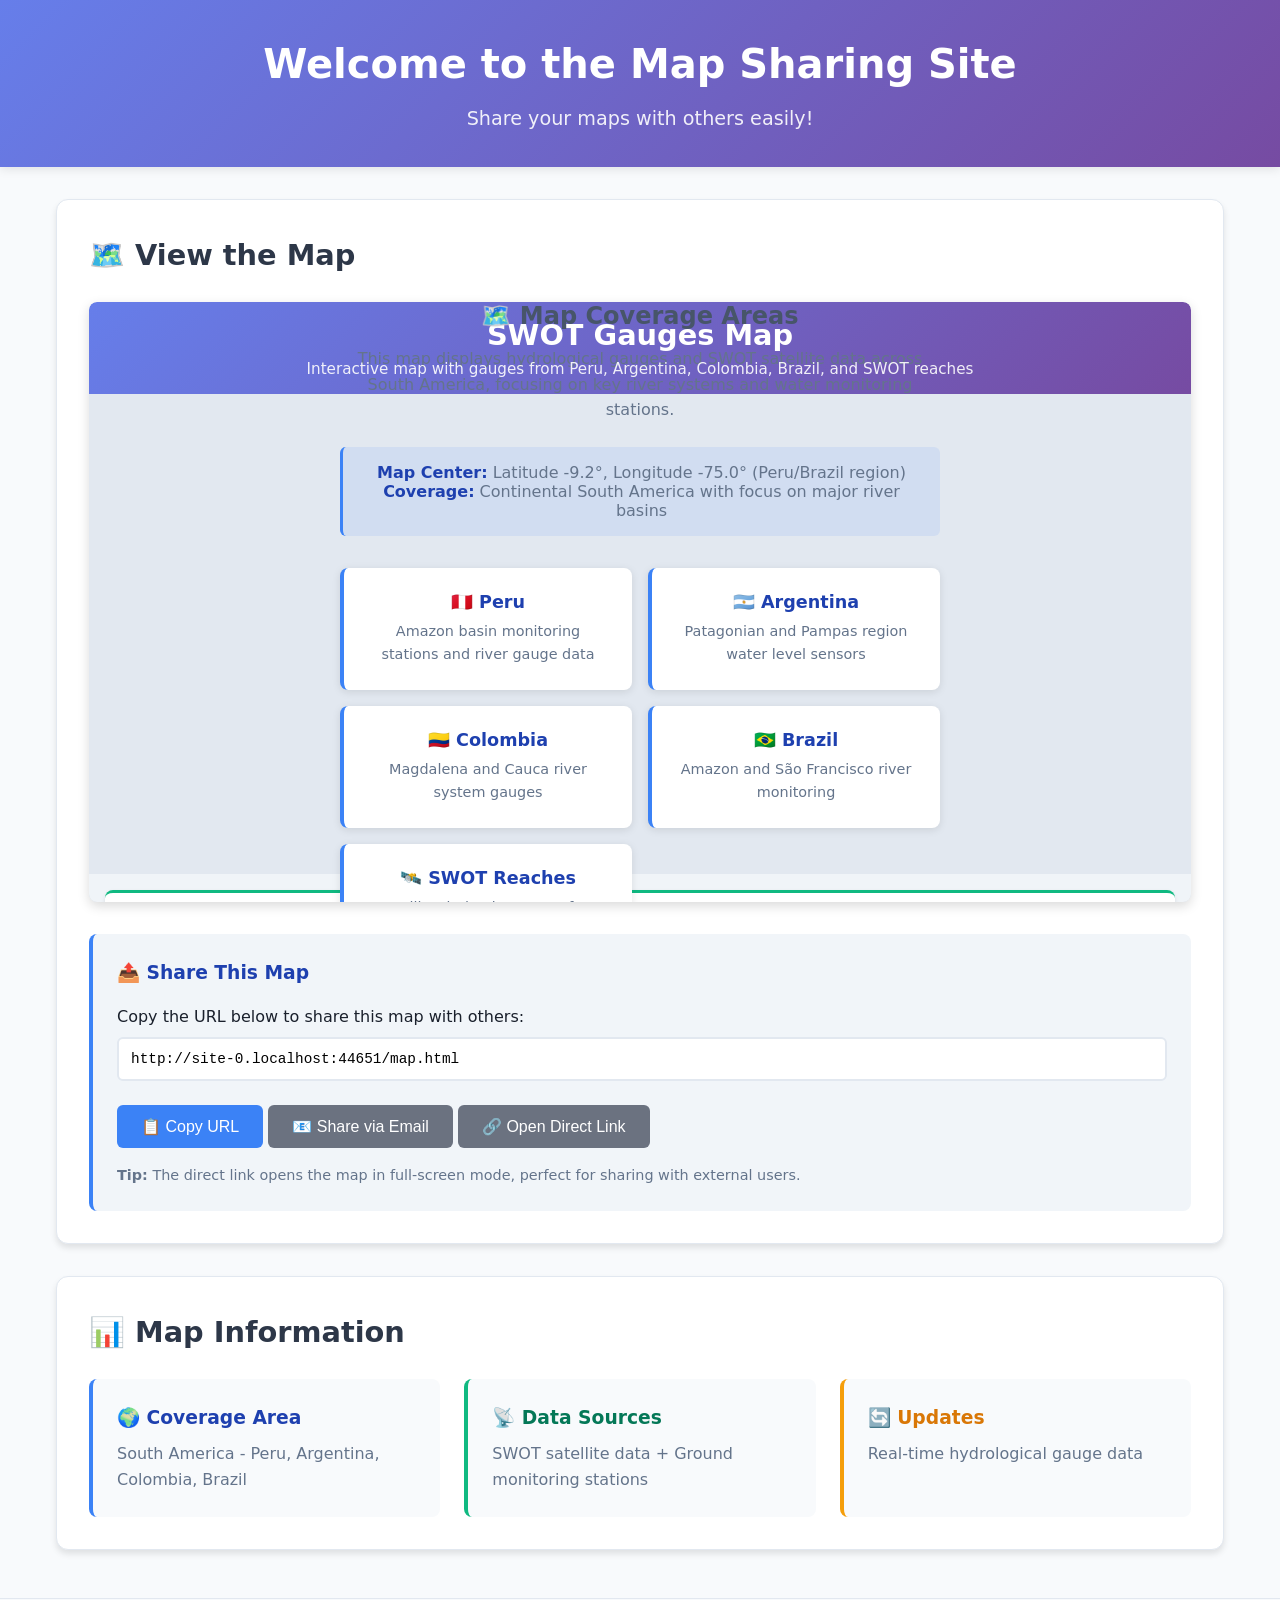
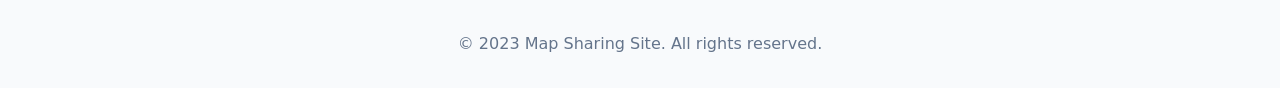
<file: index.html>
<!DOCTYPE html>
<html lang="en">
<head>
    <meta charset="UTF-8">
    <meta name="viewport" content="width=device-width, initial-scale=1.0">
    <title>Map Sharing Site</title>
    <link rel="stylesheet" href="styles.css">
</head>
<body>
    <header>
        <h1>Welcome to the Map Sharing Site</h1>
        <p>Share your maps with others easily!</p>
    </header>
    <main>
        <section>
            <h2>🗺️ View the Map</h2>
            <div class="map-container">
                <iframe src="map.html" title="SWOT Gauges Map"></iframe>
            </div>
            
            <div class="share-section">
                <h3>📤 Share This Map</h3>
                <p>Copy the URL below to share this map with others:</p>
                <input type="text" class="share-url" id="shareUrl" readonly value="">
                <div style="margin-top: 1rem;">
                    <button class="btn" onclick="copyToClipboard()">📋 Copy URL</button>
                    <button class="btn btn-secondary" onclick="shareViaEmail()">📧 Share via Email</button>
                    <button class="btn btn-secondary" onclick="openMapDirect()">🔗 Open Direct Link</button>
                </div>
                <p style="margin-top: 1rem; font-size: 0.9rem; color: #64748b;">
                    <strong>Tip:</strong> The direct link opens the map in full-screen mode, perfect for sharing with external users.
                </p>
            </div>
        </section>
        
        <section style="margin-top: 2rem;">
            <h2>📊 Map Information</h2>
            <div style="display: grid; grid-template-columns: repeat(auto-fit, minmax(250px, 1fr)); gap: 1.5rem; margin-top: 1rem;">
                <div style="background: #f8fafc; padding: 1.5rem; border-radius: 8px; border-left: 4px solid #3b82f6;">
                    <h3 style="color: #1e40af; margin-bottom: 0.5rem;">🌍 Coverage Area</h3>
                    <p style="color: #64748b; margin: 0;">South America - Peru, Argentina, Colombia, Brazil</p>
                </div>
                <div style="background: #f8fafc; padding: 1.5rem; border-radius: 8px; border-left: 4px solid #10b981;">
                    <h3 style="color: #047857; margin-bottom: 0.5rem;">📡 Data Sources</h3>
                    <p style="color: #64748b; margin: 0;">SWOT satellite data + Ground monitoring stations</p>
                </div>
                <div style="background: #f8fafc; padding: 1.5rem; border-radius: 8px; border-left: 4px solid #f59e0b;">
                    <h3 style="color: #d97706; margin-bottom: 0.5rem;">🔄 Updates</h3>
                    <p style="color: #64748b; margin: 0;">Real-time hydrological gauge data</p>
                </div>
            </div>
        </section>
    </main>
    <footer>
        <p>&copy; 2023 Map Sharing Site. All rights reserved.</p>
    </footer>

    <script>
        // Set the share URL when page loads
        window.addEventListener('load', function() {
            const baseUrl = window.location.href.replace('/index.html', '').replace(/\/$/, '');
            const mapUrl = baseUrl + '/map.html';
            document.getElementById('shareUrl').value = mapUrl;
        });

        function copyToClipboard() {
            const shareUrl = document.getElementById('shareUrl');
            shareUrl.select();
            shareUrl.setSelectionRange(0, 99999); // For mobile devices

            try {
                navigator.clipboard.writeText(shareUrl.value).then(function() {
                    showNotification('✅ URL copied to clipboard!');
                }).catch(function() {
                    // Fallback for older browsers
                    document.execCommand('copy');
                    showNotification('✅ URL copied to clipboard!');
                });
            } catch (err) {
                showNotification('❌ Failed to copy URL. Please copy manually.');
            }
        }

        function shareViaEmail() {
            const mapUrl = document.getElementById('shareUrl').value;
            const subject = encodeURIComponent('SWOT Gauges Map - Shared with you');
            const body = encodeURIComponent(`Hi,

I wanted to share this interactive map with you:

${mapUrl}

This map shows hydrological gauges and SWOT satellite data across South America, including monitoring stations in Peru, Argentina, Colombia, and Brazil.

Best regards`);
            
            window.open(`mailto:?subject=${subject}&body=${body}`, '_blank');
        }

        function openMapDirect() {
            const mapUrl = document.getElementById('shareUrl').value;
            window.open(mapUrl, '_blank');
        }

        function showNotification(message) {
            // Create a simple notification
            const notification = document.createElement('div');
            notification.textContent = message;
            notification.style.cssText = `
                position: fixed;
                top: 20px;
                right: 20px;
                background: #10b981;
                color: white;
                padding: 1rem 1.5rem;
                border-radius: 8px;
                box-shadow: 0 4px 12px rgba(0,0,0,0.15);
                z-index: 1000;
                animation: slideIn 0.3s ease;
            `;
            
            // Add CSS animation
            const style = document.createElement('style');
            style.textContent = `
                @keyframes slideIn {
                    from { transform: translateX(100%); opacity: 0; }
                    to { transform: translateX(0); opacity: 1; }
                }
            `;
            document.head.appendChild(style);
            
            document.body.appendChild(notification);
            
            // Remove notification after 3 seconds
            setTimeout(() => {
                notification.remove();
                style.remove();
            }, 3000);
        }

        // Add keyboard shortcuts
        document.addEventListener('keydown', function(e) {
            if (e.key === 'c' && (e.ctrlKey || e.metaKey) && e.shiftKey) {
                e.preventDefault();
                copyToClipboard();
            }
        });

        console.log('Map Sharing Site loaded');
        console.log('Keyboard shortcut: Ctrl+Shift+C (or Cmd+Shift+C) to copy share URL');
    </script>
</body>
</html>
</file>
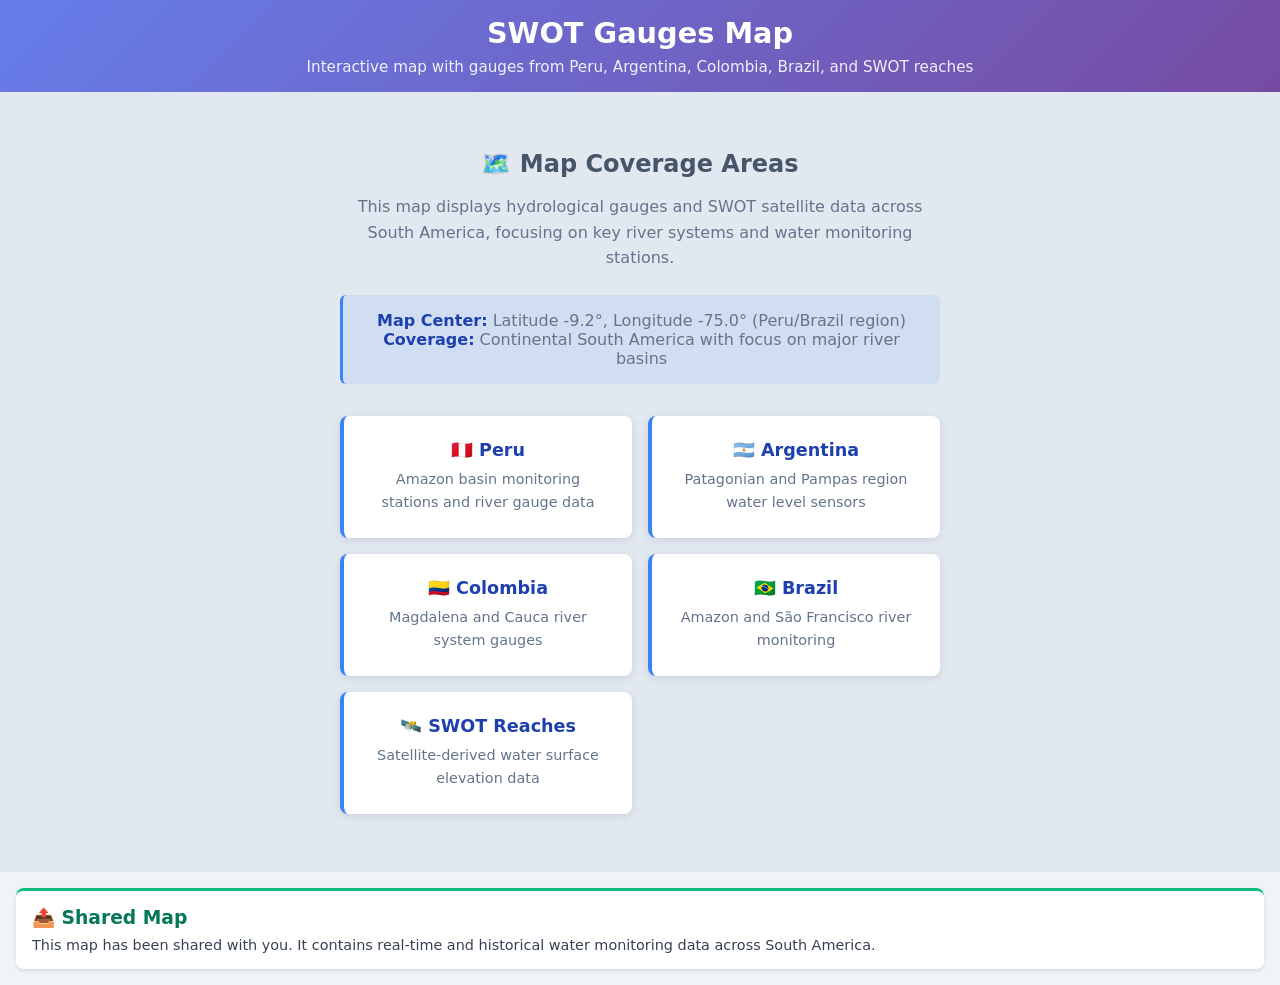
<file: map.html>
<!DOCTYPE html>
<html lang="en">
<head>
    <meta charset="UTF-8">
    <meta name="viewport" content="width=device-width, initial-scale=1.0">
    <title>SWOT Gauges Map - Shared View</title>
    <style>
        * {
            margin: 0;
            padding: 0;
            box-sizing: border-box;
        }
        
        body {
            font-family: system-ui, -apple-system, 'Segoe UI', 'Roboto', sans-serif;
            background: #f0f4f8;
        }
        
        .header {
            background: linear-gradient(135deg, #667eea 0%, #764ba2 100%);
            color: white;
            padding: 1rem;
            text-align: center;
            box-shadow: 0 2px 10px rgba(0,0,0,0.1);
        }
        
        .header h1 {
            font-size: 1.8rem;
            margin-bottom: 0.5rem;
        }
        
        .header p {
            opacity: 0.9;
            font-size: 0.95rem;
        }
        
        #map {
            width: 100%;
            height: calc(100vh - 120px);
            background: #e2e8f0;
            display: flex;
            align-items: center;
            justify-content: center;
            flex-direction: column;
            color: #64748b;
            text-align: center;
            padding: 2rem;
        }
        
        .map-content {
            max-width: 600px;
        }
        
        .map-content h2 {
            color: #475569;
            margin-bottom: 1rem;
            font-size: 1.5rem;
        }
        
        .map-content p {
            margin-bottom: 1.5rem;
            line-height: 1.6;
        }
        
        .region-list {
            display: grid;
            grid-template-columns: repeat(auto-fit, minmax(200px, 1fr));
            gap: 1rem;
            margin-top: 2rem;
            max-width: 800px;
        }
        
        .region-card {
            background: white;
            border-radius: 8px;
            padding: 1.5rem;
            box-shadow: 0 2px 8px rgba(0,0,0,0.1);
            border-left: 4px solid #3b82f6;
            transition: transform 0.2s ease;
        }
        
        .region-card:hover {
            transform: translateY(-2px);
            box-shadow: 0 4px 12px rgba(0,0,0,0.15);
        }
        
        .region-card h3 {
            color: #1e40af;
            margin-bottom: 0.5rem;
            font-size: 1.1rem;
        }
        
        .region-card p {
            color: #64748b;
            font-size: 0.9rem;
            margin: 0;
        }
        
        .share-info {
            background: white;
            border-radius: 8px;
            padding: 1rem;
            margin: 1rem;
            box-shadow: 0 2px 4px rgba(0,0,0,0.1);
            border-top: 3px solid #10b981;
        }
        
        .share-info h3 {
            color: #047857;
            margin-bottom: 0.5rem;
        }
        
        .share-info p {
            color: #374151;
            font-size: 0.9rem;
        }
        
        .coordinates {
            background: rgba(59, 130, 246, 0.1);
            border-radius: 6px;
            padding: 1rem;
            margin: 1rem 0;
            border-left: 3px solid #3b82f6;
        }
        
        .coordinates strong {
            color: #1e40af;
        }
    </style>
</head>
<body>
    <div class="header">
        <h1>SWOT Gauges Map</h1>
        <p>Interactive map with gauges from Peru, Argentina, Colombia, Brazil, and SWOT reaches</p>
    </div>
    
    <div id="map">
        <div class="map-content">
            <h2>🗺️ Map Coverage Areas</h2>
            <p>This map displays hydrological gauges and SWOT satellite data across South America, focusing on key river systems and water monitoring stations.</p>
            
            <div class="coordinates">
                <strong>Map Center:</strong> Latitude -9.2°, Longitude -75.0° (Peru/Brazil region)<br>
                <strong>Coverage:</strong> Continental South America with focus on major river basins
            </div>
            
            <div class="region-list">
                <div class="region-card">
                    <h3>🇵🇪 Peru</h3>
                    <p>Amazon basin monitoring stations and river gauge data</p>
                </div>
                <div class="region-card">
                    <h3>🇦🇷 Argentina</h3>
                    <p>Patagonian and Pampas region water level sensors</p>
                </div>
                <div class="region-card">
                    <h3>🇨🇴 Colombia</h3>
                    <p>Magdalena and Cauca river system gauges</p>
                </div>
                <div class="region-card">
                    <h3>🇧🇷 Brazil</h3>
                    <p>Amazon and São Francisco river monitoring</p>
                </div>
                <div class="region-card">
                    <h3>🛰️ SWOT Reaches</h3>
                    <p>Satellite-derived water surface elevation data</p>
                </div>
            </div>
        </div>
    </div>
    
    <div class="share-info">
        <h3>📤 Shared Map</h3>
        <p>This map has been shared with you. It contains real-time and historical water monitoring data across South America.</p>
    </div>

    <script>
        // Add some interactivity to the region cards
        document.querySelectorAll('.region-card').forEach(card => {
            card.addEventListener('click', function() {
                const region = this.querySelector('h3').textContent;
                alert(`Selected region: ${region}\n\nThis would normally zoom to the ${region} area and show relevant gauge data.`);
            });
        });
        
        // Add sharing functionality
        function copyShareUrl() {
            const url = window.location.href;
            navigator.clipboard.writeText(url).then(function() {
                alert('Map URL copied to clipboard!');
            }).catch(function() {
                prompt('Copy this URL to share the map:', url);
            });
        }
        
        // Add keyboard navigation
        document.addEventListener('keydown', function(e) {
            if (e.key === 's' && (e.ctrlKey || e.metaKey)) {
                e.preventDefault();
                copyShareUrl();
            }
        });
        
        console.log('SWOT Gauges Map loaded successfully');
        console.log('Map center: -9.2°, -75.0° (Peru/Brazil region)');
        console.log('Press Ctrl+S (or Cmd+S) to copy share URL');
    </script>
</body>
</html>
</file>
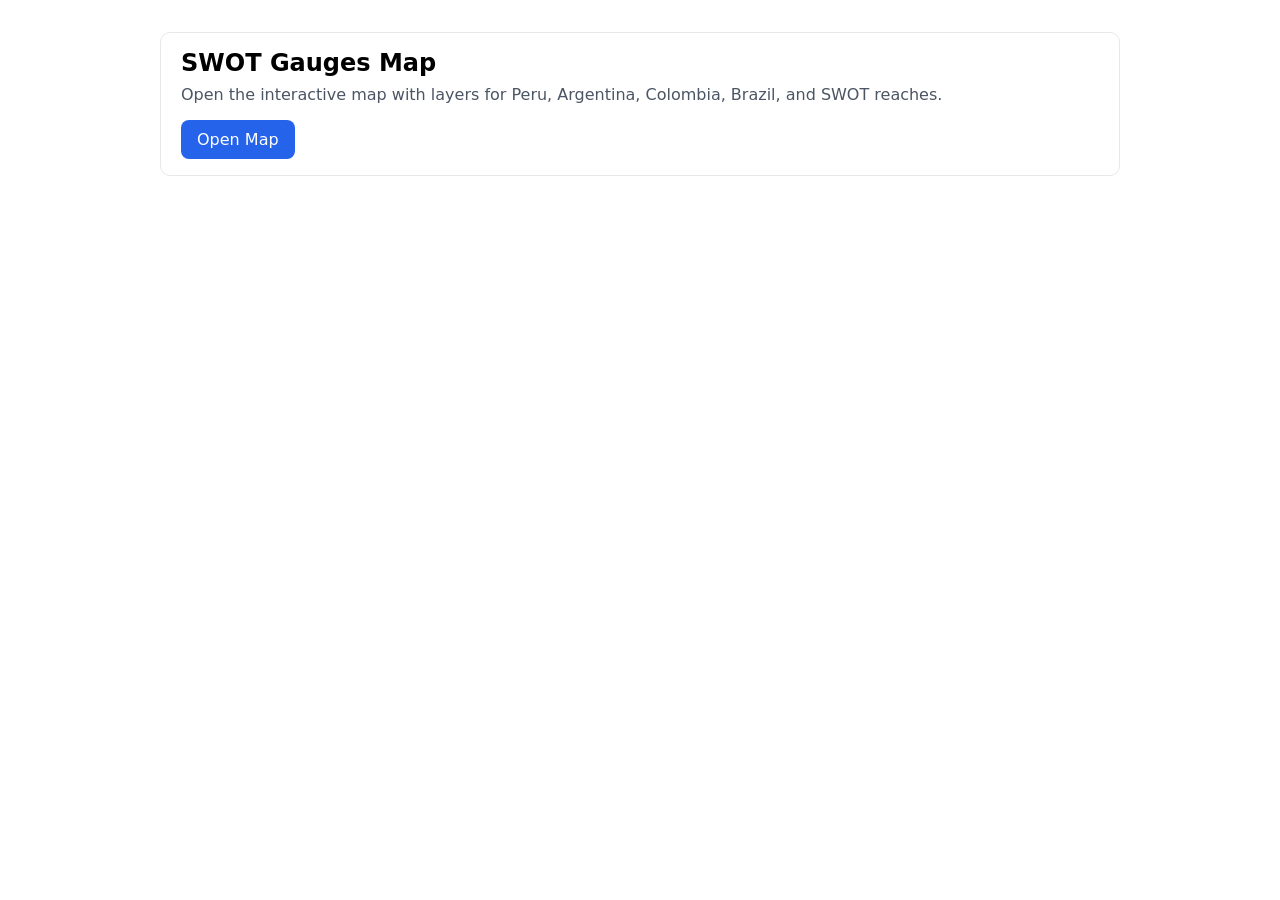
<file: readme.html>
<!doctype html>
<html lang="en">
  <head>
    <meta charset="utf-8" />
    <meta name="viewport" content="width=device-width, initial-scale=1" />
    <title>SWOT Gauges Map</title>
    <meta name="description" content="Interactive map with gauges from Peru, Argentina, Colombia, and Brazil, plus SWOT reaches." />
    <style>
      body { margin: 0; font-family: system-ui, -apple-system, Segoe UI, Roboto, sans-serif; }
      .container { max-width: 960px; margin: 2rem auto; padding: 0 1rem; }
      .card { border: 1px solid #e5e7eb; border-radius: 10px; padding: 1rem 1.25rem; }
      h1 { font-size: 1.5rem; margin: 0 0 .25rem; }
      p { color: #4b5563; margin: .5rem 0 0; }
      a.btn { display: inline-block; margin-top: 1rem; background: #2563eb; color: white; padding: .625rem 1rem; border-radius: 8px; text-decoration: none; }
      a.btn:hover { background: #1d4ed8; }
    </style>
  </head>
  <body>
    <div class="container">
      <div class="card">
        <h1>SWOT Gauges Map</h1>
        <p>Open the interactive map with layers for Peru, Argentina, Colombia, Brazil, and SWOT reaches.</p>
        <a class="btn" href="./index.html">Open Map</a>
      </div>
    </div>
  </body>
</html>
</file>
<file: styles.css>
/* Map Sharing Site Styles */

* {
    margin: 0;
    padding: 0;
    box-sizing: border-box;
}

body {
    font-family: system-ui, -apple-system, 'Segoe UI', 'Roboto', sans-serif;
    line-height: 1.6;
    background-color: #f8fafc;
    color: #1a202c;
}

header {
    background: linear-gradient(135deg, #667eea 0%, #764ba2 100%);
    color: white;
    padding: 2rem 1rem;
    text-align: center;
    box-shadow: 0 2px 10px rgba(0,0,0,0.1);
}

header h1 {
    font-size: 2.5rem;
    margin-bottom: 0.5rem;
    font-weight: 700;
}

header p {
    font-size: 1.2rem;
    opacity: 0.9;
}

main {
    max-width: 1200px;
    margin: 2rem auto;
    padding: 0 1rem;
}

section {
    background: white;
    border-radius: 12px;
    padding: 2rem;
    box-shadow: 0 4px 6px rgba(0,0,0,0.1);
    border: 1px solid #e2e8f0;
}

section h2 {
    color: #2d3748;
    margin-bottom: 1.5rem;
    font-size: 1.8rem;
    font-weight: 600;
}

.map-container {
    border-radius: 8px;
    overflow: hidden;
    box-shadow: 0 4px 12px rgba(0,0,0,0.15);
    background-color: #e2e8f0;
    min-height: 600px;
    display: flex;
    align-items: center;
    justify-content: center;
}

.map-placeholder {
    text-align: center;
    color: #64748b;
    padding: 2rem;
}

.map-placeholder h3 {
    margin-bottom: 1rem;
    color: #475569;
}

.share-section {
    background: #f1f5f9;
    border-radius: 8px;
    padding: 1.5rem;
    margin-top: 2rem;
    border-left: 4px solid #3b82f6;
}

.share-section h3 {
    color: #1e40af;
    margin-bottom: 1rem;
}

.share-url {
    background: white;
    border: 2px solid #e2e8f0;
    border-radius: 6px;
    padding: 0.75rem;
    width: 100%;
    font-family: 'Monaco', 'Consolas', monospace;
    font-size: 0.9rem;
    margin: 0.5rem 0;
}

.btn {
    display: inline-block;
    background: #3b82f6;
    color: white;
    padding: 0.75rem 1.5rem;
    border-radius: 6px;
    text-decoration: none;
    font-weight: 500;
    transition: all 0.2s ease;
    border: none;
    cursor: pointer;
    font-size: 1rem;
}

.btn:hover {
    background: #2563eb;
    transform: translateY(-1px);
    box-shadow: 0 4px 12px rgba(59, 130, 246, 0.3);
}

.btn-secondary {
    background: #6b7280;
}

.btn-secondary:hover {
    background: #4b5563;
}

footer {
    text-align: center;
    padding: 2rem;
    margin-top: 3rem;
    color: #64748b;
    border-top: 1px solid #e2e8f0;
}

iframe {
    width: 100%;
    height: 600px;
    border: none;
    border-radius: 8px;
}

/* Responsive design */
@media (max-width: 768px) {
    header h1 {
        font-size: 2rem;
    }
    
    header p {
        font-size: 1rem;
    }
    
    main {
        margin: 1rem auto;
    }
    
    section {
        padding: 1.5rem;
    }
    
    .share-url {
        font-size: 0.8rem;
    }
}
</file>
